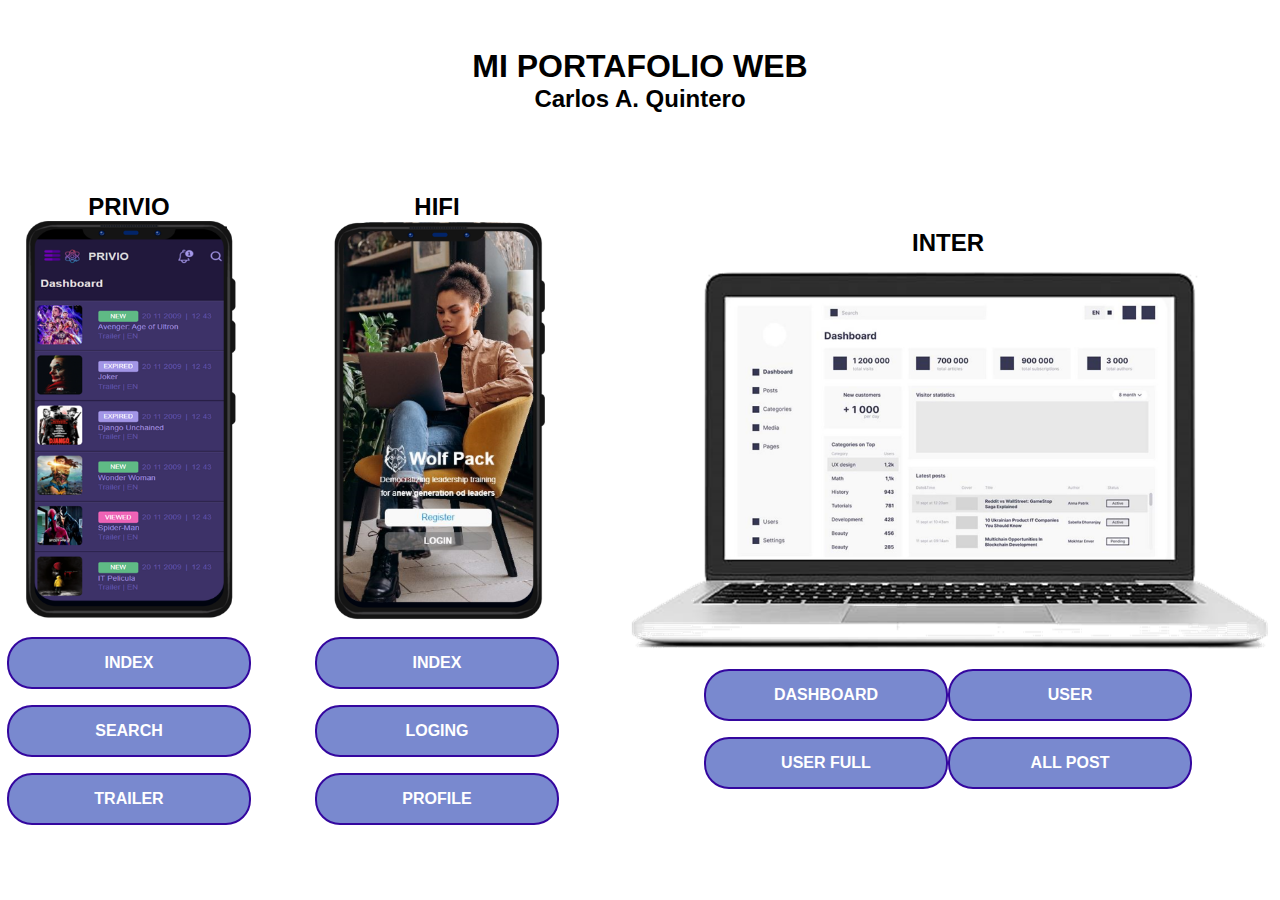
<file: index.html>
<!DOCTYPE html>
<html lang="en">
<head>
    <meta charset="UTF-8">
    <meta http-equiv="X-UA-Compatible" content="IE=edge">
    <meta name="viewport" content="width=device-width, initial-scale=1.0">
    <link rel="stylesheet" href="./CSS/index.css">
    <title>Document</title>
</head>
<body>
<header>
    
<h1>MI PORTAFOLIO WEB </h1>


<h2>Carlos A. Quintero</h2>


</header>

<main>

<div class="page"><h2>PRIVIO</h2><img src="./img/mockup3.png" alt="" id="phone"><div id="boton"><a href="./privio/Index.html"><b>INDEX</b> </a></div><div id="boton"><a href="./privio/search.html"><b>SEARCH</b> </a></div><div id="boton"><a href="./privio/trailer.html"><b>TRAILER</b> </a></div></div>
<div class="page"><H2>HIFI</H2><img src="./img/mockup4.png" alt="" id="phone"><div id="boton"><a href="./hifi-app/index.html"><b>INDEX</b></a></div><div id="boton"><a href="./hifi-app/login.html"><b>LOGING</b></a></div><div id="boton"><a href="./hifi-app/profile.html"><b>PROFILE</b></a></div></div>
<div class="page"><h2>INTER</h2><img src="./img/latop.png" alt="" id="latop">
    <div id="page2">
        <div id="boton"><a href="./dashboard.html"><b>DASHBOARD</b></a></div>
        <div id="boton"><a href="./users.html"><b>USER</b></a></div>
    </div>
    <div  id="page2">
        <div id="boton"><a href="./users-full.html"><b>USER FULL</b></a></div>
        <div id="boton"><a href="./all-posts.html"><b>ALL POST</b></a></div></div>

    </div>
   




</main>


    
</body>
</html>
</file>
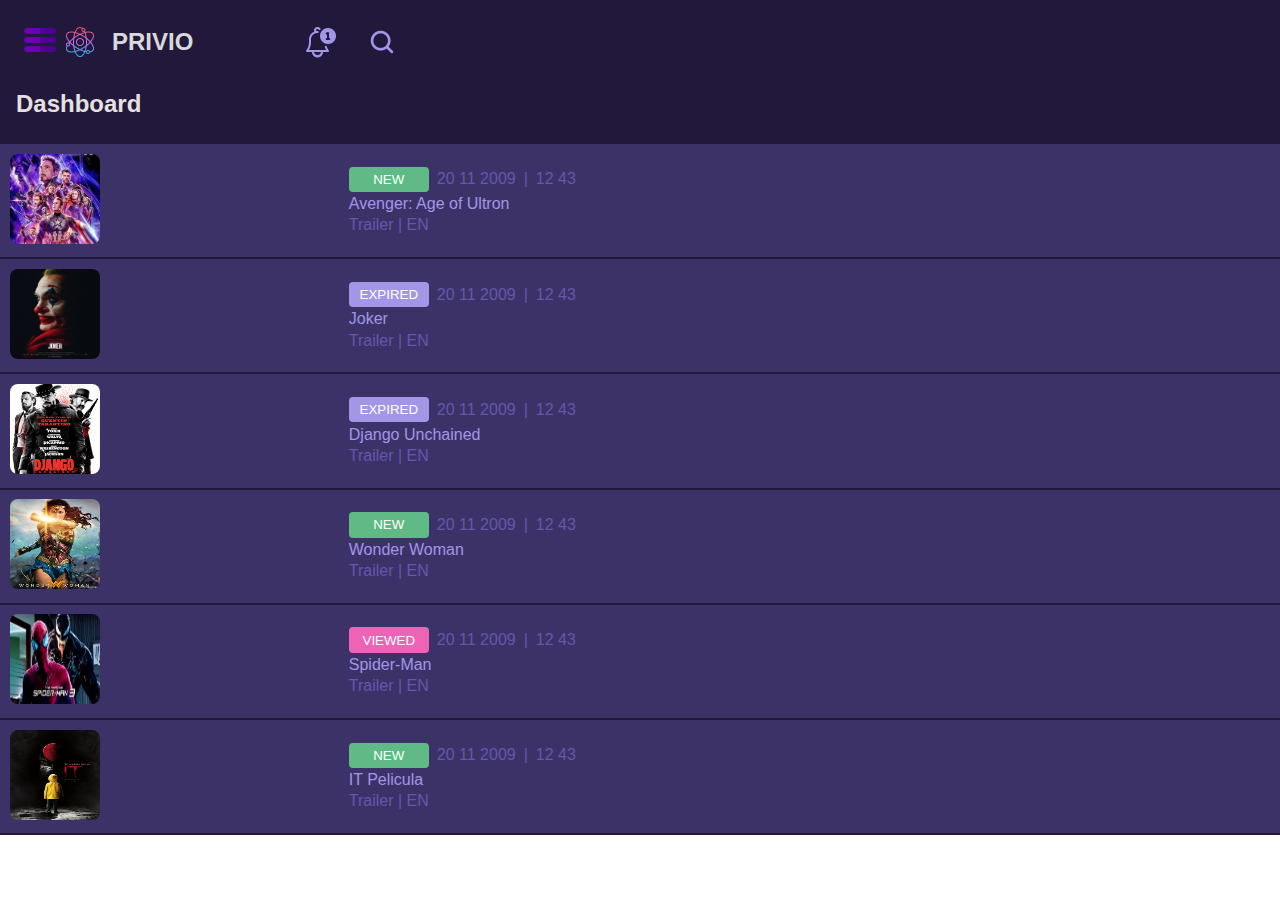
<file: privio/Index.html>
<!DOCTYPE html>
<html lang="es">
<head>
    <meta charset="UTF-8">
    <meta http-equiv="X-UA-Compatible" content="IE=edge">
    <meta name="viewport" content="width=device-width, initial-scale=1.0">
    <link rel="stylesheet" href="../CSS/privio.css">
    <title>Movies</title>
</head>
<body>
    
        <header>
            <div class="header">
                <div class="header_left">
                    <button class="botonMenu">
                        <img src="../img/menu (2).png" alt="" id="mboton">
                    </button>
                    <!-- Los links -->
                    <nav class="principal">
                        <ul>
                            <li><a href="#">Dashboard</a></li>
                            <li><a href="#">New Preview</a></li>
                        </ul>
                    </nav>
            
                    <div class="logotipo"><img src="../img/atom.png" alt="" id="atom"><h2>PRIVIO</h2> 
                        <div class="subheaderR">
                        <img src="../img/bell.png" alt="" id="bell">
                       <img src="../img/lupa3.png" alt="" id="bell">
                        
                    </div>
                </div>
                </div>
                
            </div>
            <div class="dashboard"><h2>Dashboard</h2></div>
        </header>
           <main>
               <article>
                   <div class="poster"><img src="../img/OIP.jpg" alt=""></div>
                   <div class="artR">
                       <div class="headerart"> 
                           <button class="new">NEW</button>
                           <p>20 11 2009</p>
                           <p>|</p>
                           <p>12 43</p>
                       </div>
                       <div class="namePelicula">Avenger: Age of Ultron</div>
                       <div class="footart">
                           <p>Trailer | EN</p>
                       </div>
                   </div>
               </article>
               <article>
                <div class="poster"><img src="../img/joker.webp" alt=""></div>
                <div class="artR">
                    <div class="headerart"> 
                        <button class="expired">EXPIRED</button>
                        <p>20 11 2009</p>
                        <p>|</p>
                        <p>12 43</p>
                    </div>
                    <div class="namePelicula">Joker</div>
                    <div class="footart">
                        <p>Trailer | EN</p>
                    </div>
                </div>
            </article>
            <article>
                <div class="poster"><img src="../img/djangojpg.jpg" alt=""></div>
                <div class="artR">
                    <div class="headerart"> 
                        <button class="expired">EXPIRED</button>
                        <p>20 11 2009</p>
                        <p>|</p>
                        <p>12 43</p>
                    </div>
                    <div class="namePelicula">Django Unchained </div>
                    <div class="footart">
                        <p>Trailer | EN</p>
                    </div>
                </div>
            </article>
            <article>
                <div class="poster"><img src="../img/wonderwoman.jpg" alt=""></div>
                <div class="artR">
                    <div class="headerart"> 
                        <button class="new">NEW</button>
                        <p>20 11 2009</p>
                        <p>|</p>
                        <p>12 43</p>
                    </div>
                    <div class="namePelicula">Wonder Woman</div>
                    <div class="footart">
                        <p>Trailer | EN</p>
                    </div>
                </div>
            </article>
            <article>
             <div class="poster"><img src="../img/spider.jpg" alt=""></div>
             <div class="artR">
                 <div class="headerart"> 
                     <button class="viewed">VIEWED</button>
                     <p>20 11 2009</p>
                     <p>|</p>
                     <p>12 43</p>
                 </div>
                 <div class="namePelicula">Spider-Man</div>
                 <div class="footart">
                     <p>Trailer | EN</p>
                 </div>
             </div>
         </article>
         <article>
             <div class="poster"><img src="../img/it.jpg" alt=""></div>
             <div class="artR">
                 <div class="headerart"> 
                     <button class="new">NEW</button>
                     <p>20 11 2009</p>
                     <p>|</p>
                     <p>12 43</p>
                 </div>
                 <div class="namePelicula">IT Pelicula </div>
                 <div class="footart">
                     <p>Trailer | EN</p>
                 </div>
             </div>
         </article>
   
    
   

            
           
    
</body>
</html>
</file>
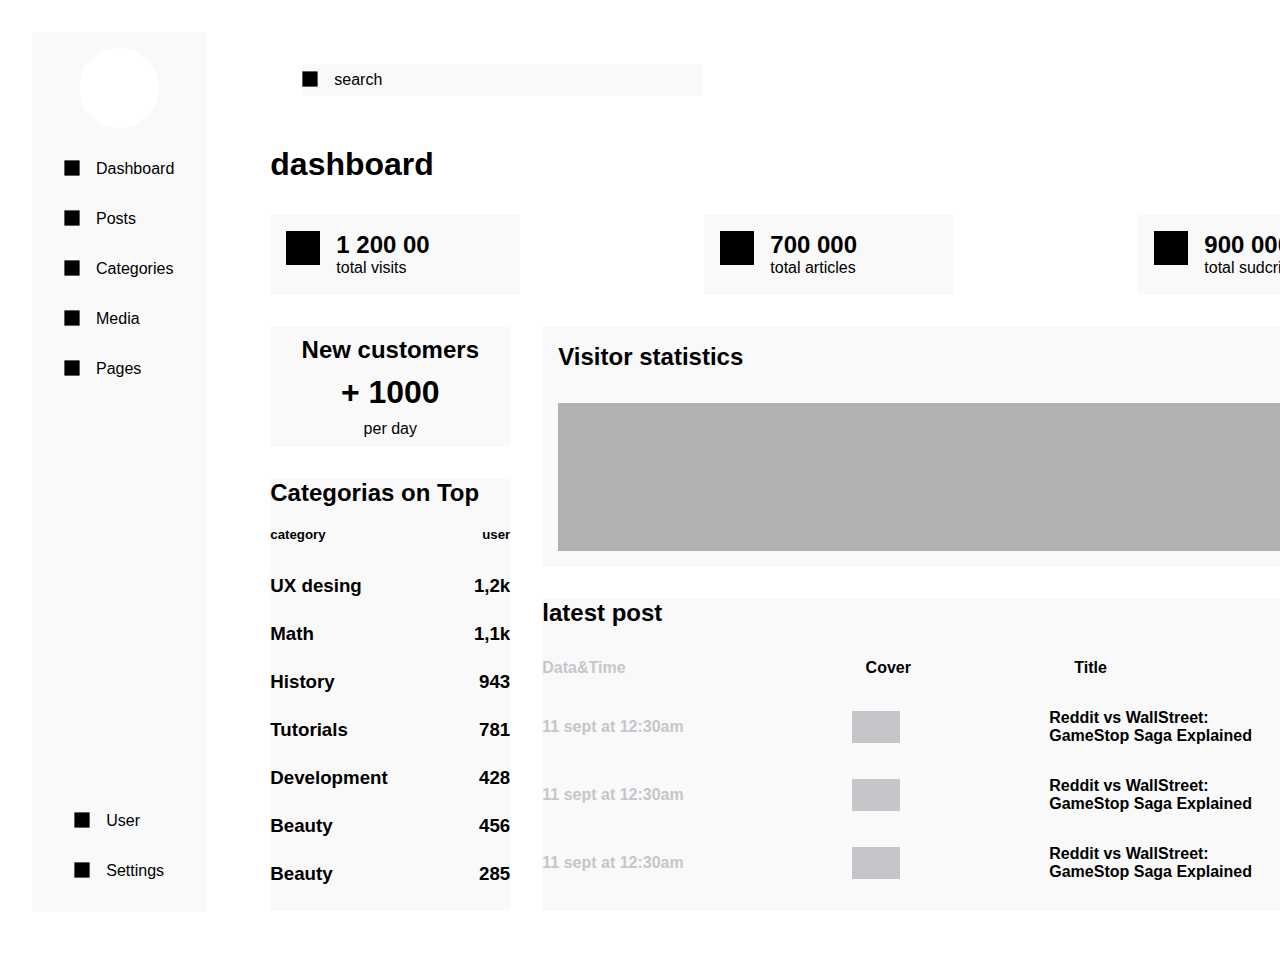
<file: dashboard.html>
<!DOCTYPE html>
<html lang="en">
<head>
    <meta charset="UTF-8">
    <meta http-equiv="X-UA-Compatible" content="IE=edge">
    <meta name="viewport" content="width=device-width, initial-scale=1.0">
    <link rel="stylesheet" href="/CSS/dashboard.css">
    <title>Document</title>
    
</head>
<body>
   

    <aside class="menu">
        <section class="menu1">
            <div id="logo"></div>
            <ul>
                <li> Dashboard</li>
                <li> <a href="./All-posts.html">Posts</a> </li>
                <li>Categories</li>
                <li>Media</li>
                <li>Pages</li>
            </ul>
            
        </section>
        <section class="menu1">
            <ul>
                <li> <a href="./users-full.html">User</a></li>
                <li>Settings</li>

            </ul>
        </section>
    </aside>

    <main>
        <header class="head">
            <div id="search"><ul><li>search</li></ul></div>
        
            <div id="languaje">
                <div id="lan"><h2>EN</h2><div id="cuadro2"></div></div>
                <div class="cuadro"></div>
                <div class="cuadro"></div>
    
            </div>
    
    
        </header>

        <div id="title"> <h1>dashboard</h1></div>
        <section class="suscription">
            <article> <div class="cuadro"></div> <div class="in"><h2>1 200 00</h2><p>total visits</p></div> </article>
            <article> <div class="cuadro"></div> <div class="in"><h2>700 000</h2><p>total articles</p></div></article>
            <article> <div class="cuadro"></div> <div class="in"><h2>900 000</h2><p>total sudcriptions</p></div></article>
            <article> <div class="cuadro"></div> <div class="in"><h2>3 000</h2><p>total authors</p></div></article>
        </section>

        <section class="container">

            <section class="left">
                <div id="new_customers">
                    <h2>New customers</h2>
                    <h1>+ 1000</h1>
                    <p>per day</p>
    
                </div>
    
                <div class="categories">
                    <section id="cat_title">
                        <h2>Categorias on Top</h2>
        
                    </section>
    
                    <section>
                        <div id="cat"> <h5>category</h5><h5>user</h5></div>
                        <div id="cat"> <h3>UX desing</h3><h3>1,2k</h3></div>
                        <div id="cat"> <h3>Math</h3><h3>1,1k</h3></div>
                        <div id="cat"> <h3>History</h3><h3>943</h3></div>
                        <div id="cat"> <h3>Tutorials</h3><h3>781</h3></div>
                        <div id="cat"> <h3>Development</h3><h3>428</h3></div>
                        <div id="cat"> <h3>Beauty</h3><h3>456</h3></div>
                        <div id="cat"> <h3>Beauty</h3><h3>285</h3></div>
                        
                    </section>
    
                </div>
    
            </section>
         
    
            <section class="right">

                <div class="top">
                    <div class="visitors">
                        <h2>Visitor statistics</h2> 
                        <select name="month" id="month">
                           <option value="">8 month</option>

                        </select>
                       
                    </div>
                    <div class="grey"></div>


                </div>

                <div class="bottom">
                    <section class="last_post"><h2>latest post</h2></section>
                    <article class="post">
                        <h4 id="t1">Data&Time </h4> <h4 id="cover">Cover</h4> <h4 id="t3">Title</h4> <h4 id="t">Author</h4> <h4 id="t5">Status</h4>
                    </article>
                    <article class="post">
                        <h4 id="t1">11 sept at 12:30am </h4> <div id="t2"></div> <h4 id="t3">Reddit vs WallStreet: GameStop Saga Explained</h4> <h4 id="t4"> Ana Patrick</h4>  <div class="buton_status"><a href="#">Active</a></div>
                    </article>
                    <article class="post">
                        <h4 id="t1">11 sept at 12:30am </h4> <div id="t2"></div> <h4 id="t3">Reddit vs WallStreet: GameStop Saga Explained</h4> <h4 id="t4"> Ana Patrick</h4> </h4> <div class="buton_status"><a href="#">Active</a></div>
                    </article>
                    <article class="post">
                        <h4 id="t1">11 sept at 12:30am </h4> <div id="t2"></div> <h4 id="t3">Reddit vs WallStreet: GameStop Saga Explained</h4> <h4 id="t4"> Ana Patrick</h4>  <div class="buton_status"><a href="#">Active</a></div>
                    </article>
                    <article class="post">
                        <h4 id="t1">11 sept at 12:30am </h4> <div id="t2"></div> <h4 id="t3">Reddit vs WallStreet: GameStop Saga Explained</h4> <h4 id="t4"> Ana Patrick</h4>  <div class="buton_status"><a href="#">Active</a></div>
                    </article>
             


                </div>

            
                
    
    
            </section>





        </section>


       



    </main>

  
    
</body>
</html>
</file>
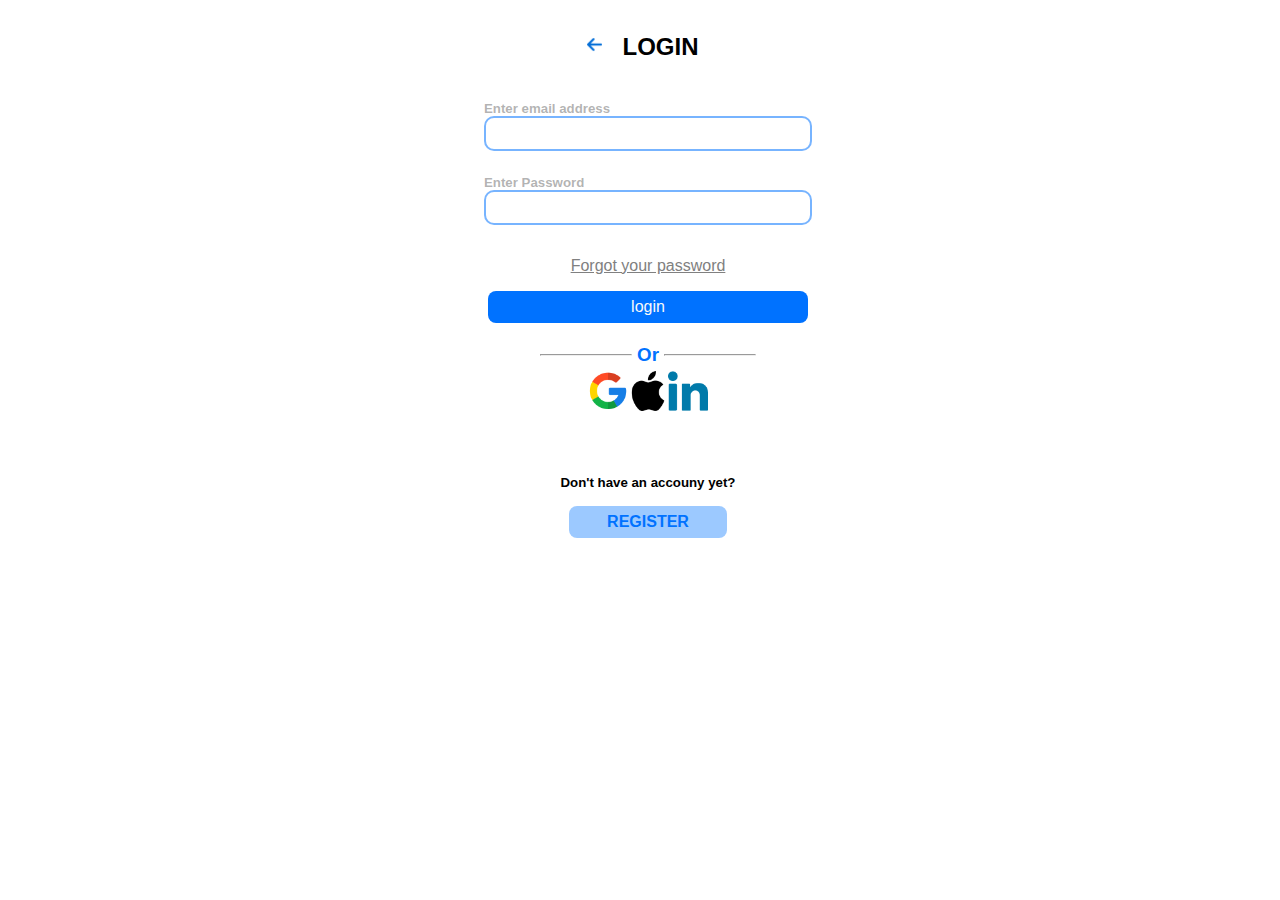
<file: hifi-app/login.html>
<!DOCTYPE html>
<html lang="en">
<head>
    <meta charset="UTF-8">
    <meta http-equiv="X-UA-Compatible" content="IE=edge">
    <meta name="viewport" content="width=device-width, initial-scale=1.0">
    <link rel="stylesheet" href="../CSS/hifi-app.css">
    <title>Document</title>
</head>
<body>
    <header id="cabeza_login">
       <a href="../hifi-app/index.html"><img src="../img/back.png" alt="" id="back"></a> 
        <h2 id="login2">LOGIN</h2>

    </header>
    <main id="main_login">
        <section class="email_title">
            <h5 id="enter">Enter email address</h5>
            <input type="text" > 


        </section>
        <section class="email_title">
            <h5 id="enter">Enter Password</h5>
            <input type="password" > 
        </section>
        <div id="forgot"><a href="../hifi-app/profile.html" >Forgot your password</a></div>

        <div id="boton_login"><a href="">login</a></div>
        <div id="line"><hr><h3 id="or">Or</h3><hr></div>
        <div class="logos_redes"><img src="../img/google.png" alt="" id="redes"><img src="../img/apple-logo.png" alt=""id="redes"><img src="../img/linkedin.png" alt=""id="redes"></div>

       
        

        <footer>
            <h5>Don't have an accouny yet?</h5>
            <div id="boton_register"><a href=""><b>REGISTER</b> </a></div>
        </footer>



    </main>
    
</body>
</html>
</file>
<file: CSS/index.css>
*{
    margin: 0;
    padding: 0;
}
body{
    display: flex;
    flex-direction: column;
    font-family: Arial, Helvetica, sans-serif;
}
header{
   display: flex;
   flex-direction: column;
   justify-content: center;
   align-items: center; 
   margin: 3rem;
}
#profile{
    height: 200px;
    border-radius: 50%;
}

main{
    display: flex;
    justify-content: space-between;
    align-items: center;
    justify-content: center;
    
    
}
.page{
    display: flex;
    flex-direction: column;
    align-items: center;
    margin: 2rem;
}

#boton{
    display: flex;
    justify-content: center;
    margin-top: 1rem;
    align-items: center;
    border-radius: 25px;
    width: 15rem;
    border: solid rgb(52, 7, 159) 2px;
    height: 3rem;
    background-color: rgb(121, 137, 207);
}
#latop{
    width: 650px;
}
#phone{
    height: 400px;
}
a{
    text-decoration: none;
}
b{
    color: white;
}
b:hover{
    color: white;
}
#boton:hover{
    background-color: rgb(45, 45, 153);
    color: white;

}
#page2{
    display: flex;
   
}
</file>
<file: CSS/privio.css>
*{
    margin: 0;
    padding: 0;
    font-family: sans-serif;
} 
#body{
    background-color: #21183c;
}

.header{
    display: flex;
    justify-content: space-between;
    align-items: center;
    padding: 1em;
}
header{
    display: flex;
    flex-direction: column;
    justify-content: center;
    height: 9rem;
    background-color:  #21183c;
    gap: 1em;
}
.header_left{
    flex: 1;
    display: flex;
    
    align-items: center;
    justify-content: space-between;
}


.botonMenu {
    display: flex;
    justify-content: center;
    align-items: center;
    width: 3rem;    
    height: 3rem;
    position: fixed;
    top: 1rem;
    left: 1rem;
    background-color: #21183c; 
    border: 0;
    color: white;
    cursor: pointer;
}
#mboton{
    width: 2rem;
}
#atom{
    width: 2rem;
}

/* Se le quita el borde azul cuando se pulsa en Chrome */
.botonMenu:focus {
    outline: none;
}
/* Cuando es pulsado, se quita el translate que lo ocultaba */
.botonMenu:focus + .principal {
    transform: translateX(0rem);
}
/* Se posiciona y se oculta con translate */
nav.principal {
    position: fixed;
    top: 0;
    left: 0;
    bottom: 0;
    width: 10rem;
    background-color: #21183c;
    transform: translateX(-15rem);
    transition: 1s all;
}
/* Estilos sencillos para decorar los links */
nav.principal ul {
    margin-top: 3rem;
    padding: 0;
    list-style: none;
}
ul:hover{
    background-color: #3d3268;

}
nav.principal a {
    display: block;
    color: #A396E7;
    padding: 1rem;
    transition: .5s all;
}
nav.principal a:hover {
    text-decoration: none;
    background-color: #21183c;
}




.subheaderR{
    display: flex;
    width: 4rem;
    margin-left: 6rem;
    justify-content: space-around;
    font-size: 1.2em;
    gap: 1.5em;
    position: relative;
    
}
main{
    height: calc(100vh - 9rem );
    overflow: auto;
    overflow-y: auto;
}
article{
    display: flex;
    align-items: center;
    border-bottom: 2px solid #21183c ;
    gap: 2em;
    justify-content: space-between;
    padding: .6em;
    background-color: #3d3268;
}
.headerart{
    display: flex;
    align-items: center;
    justify-content: space-around;
    gap: .5em;
}
.poster > img{
    height: 90px;
    width: 90px;
    border-radius:8px ;
}
.poster{
    flex:1;
}
p{
    color:  #6457ac;
}
.namePelicula{
    color: #A396E7;
}
#bell{
    width: 2rem;
    height: 2rem;
}


.logotipo{
    color: rgb(218, 217, 217);
    font-size: 16px;
    font-family: monospace;
    padding-left: 3rem;
    display: flex;
    gap: 1rem;
    align-items: center;
    justify-content: space-between;
    margin-top: -1rem;
    
}
.dashboard{
    font-size: 1em;
    color: rgb(230, 224, 224);
    padding-left: 1em;
    font-family: 'Franklin Gothic Medium', 'Arial Narrow', Arial, sans-serif;
}

.new,.viewed,.expired{
    background-color: #5FBA85;
    border: none;
    width: 6em;
    height: 1.9em;
    border-radius: 4px;
    color: rgb(255, 255, 255);
}
.viewed{
    background-color: #EE63B6;
}
.expired{
    background-color: #A396E7;
}
.artR{
    display: flex;
    flex-direction: column;
    justify-content: center;
    align-items: flex-start;
    gap: .2em;
    flex: 3;
}


/* css search  privio*/

.header_search{
    display: flex;
    
}
.logo_search{
    color: rgb(218, 217, 217);
    font-size: 16px;
    font-family: monospace;
    padding-left: 5rem;
    display: flex;
    gap: 1rem;
    align-items: center;
    justify-content: space-between;
    margin-top: -1rem;
    
}
.send h2{
    color: white;
    margin-left: 1rem;
}

#barra_buscar{
    border: none;
    background-color: #21183c;
    height: 2rem;
}
.barra{
    margin-left: 1rem;
    display: flex;

    width: 10rem;
    border-bottom:solid 2px #6457ac;
}
#main_search{
    display: flex;
    flex-wrap: wrap;
    margin-top: 1rem;

}
#main_search{
    height: 60rem;
    overflow-y: scroll;
    

}

#movie{
    background-color: #21183c;
    display: flex;
    flex-direction: column;
    justify-items: left;
    margin: 1rem;
    flex: 1;
    width: 10rem;
    height: 10rem;
}
#movie h4{
    margin-top: 0.5rem;
    color: #6457ac;

}

.post img{
    flex: 1;
    border-radius: 10px;
    width: 9rem;
    height: 11rem;


}

#date{
    display: flex;
    flex-direction: column;
    text-align: center;
    margin-right: 1rem;
}
#date p{
    font-size: 10px;
}
#date img{
    width: 2rem;
    
}
#newest{
    display: flex;
    padding-left: 2rem;
    align-items: center;
}


/* css trailer parte */


#trailer{
    display: flex;
    flex-direction: column;
    justify-content: center;
    align-items: center;
    margin: 1rem;
    background-color: #21183c;
}
#video{
    display: flex;
    flex-direction: column;
    align-items: center;
    justify-content: center;
    
}
#ultron{
    width: 400px;
}
#play{
    display: flex;
    justify-content: center;
    align-items: center;
    width: 60px;
    height: 60px;
    border-radius: 50%;
    background-color: rgba(255, 255, 255, 0.331);
    position: fixed;
}
#play:hover{
    background-color: #21183c;

}
#play img{
    width: 30px;
    height: 30px;
}
.info_video h1{
    margin: 1rem;
    color: white;
}
.option{
    display:flex;

    align-items: center;
    justify-content: space-evenly;
    top: 12.5rem;
    position: fixed;
}
#time{
    display: flex;
    align-items: center;
    justify-content: space-around;
    padding-right: 10rem;
    width: 10rem;
}
#icon_video{
    width: 30px;
    height: 30px;
}

h5{
    color: azure;
}

#description{
    margin-top: 1rem;
}

#data{
    width: 15rem;
    display: flex;
    justify-content: space-evenly;
}

#boton_leave{
    display: flex;
    justify-content: center;
    align-items: center;
    text-align: center;
    width: 15rem;
    height: 3rem;
    margin-top: 3rem;

    border-radius: 25px;
    border: solid 2px #A396E7;
}

#boton_leave a{
   
    text-decoration: none;
}
</file>
<file: CSS/dashboard.css>
*{
    margin: 0;
    padding: 0;
    
}
#cuadro2{
    width: 10px;
    height: 10px;
    background-color: black;

}
#lan{
    display: flex;
    width: 4rem;
    align-items: center;
    justify-content: space-between;
    background-color: #f9f9fa;
}
body{
    
    display: flex;
    font-family: 'Inter', sans-serif;
   
}
#languaje{
    display: flex;
    align-items: center;
}
.menu{
    width: 15rem;
    height: 55rem;
    margin: 2rem;
    display: flex;
    flex-direction: column;
    justify-items: center;
    justify-content: space-between;
    background-color:#f9f9fa ;

}
.menu1{
    width: 100%;
    display: flex;
    justify-content: center;
    align-items: center;
    flex-direction: column;
    justify-items: center;
    
}
#logo{
    margin-top: 1rem;
    width: 80px;
    height: 80px;
    border-radius: 50%;
    background-color: white;
}
main{
    display: flex;
    float:right;
    flex-grow: 1;
    margin: 2rem;
    flex-direction: column;
}

.head{
    margin: 2rem;
    display: flex;
    height: 50px;
    justify-content: space-between;

}
#search{
    display: flex;
    align-items: center;
    width: 25rem;
    height: 2rem;
    background-color: #f9f9fa;
}
.cuadro{
    width: 2rem;
    height: 2rem;
    margin: 1rem;
    background-color: black;
    border: 1px solid;
}


ul li{
    list-style: none;
}
.menu ul li{
    margin: 2rem;
}
 ul li{
    padding-left: 2rem;
    background-image: url(../img/square-png.webp);
	background-size: 1rem 1rem;
	background-repeat: no-repeat;
}
a{
    text-decoration: none;
    color: black;
}

.suscription{
    display: flex;
    justify-content: space-between;

}
article{

    display: flex;
    margin-top: 2rem;
    width: 250px;
    height: 80px;
    background-color: #f9f9fa;
}
.in h2{
    margin-top: 1rem;

}

#new_customers{
    display: flex;
    text-align: center;
    flex-direction: column;
    justify-content: space-evenly;
    margin-top: 2rem;
    width: 15rem;
    height: 120px;
   
    background-color: #f9f9fa;
}
.categories{
    background-color: #f9f9fa;
    width: 15rem;
    margin-top: 2rem;

}
#cat_title{
    height: 3rem;
}

#cat{
    width: 15rem;
    height: 3rem;
    display: flex;
    justify-content: space-between;
}
.container{
    display: flex;
}
#month{
    border: none;
}
.top{
    display: flex;
    width: 80rem;
    height: 15rem;
    margin: 2rem 0rem 2rem 2rem;
    background-color: #f9f9fa;
    flex-direction: column;
}
.visitors{
    height: 3rem;
   
    margin: 1rem 1rem 0rem 1rem;
    display: flex;
    justify-content: space-between;
}
.grey{
    background-color: rgb(177, 177, 177);
    margin: 1rem;
    height: 10rem;
   
}
.bottom{
    display: flex;
    margin: 2rem 0rem 2rem 2rem;
    flex-direction: column;
    width: 80rem;
    background-color: #f9f9fa;
    height: 19.5rem;
    
}
.bottom{
    overflow-y: scroll;
}
::-webkit-scrollbar{
    width: 10px;
    height: 20px;
    
}
::-webkit-scrollbar-track {
    box-shadow: inset 0 0 5px grey; 
    border-radius: 10px;
  }
::-webkit-scrollbar-thumb{
    
    background: gray;
    border-radius: 10px;
}

.last_post{
    width: 70rem;
}
.post{
    display: flex;
    align-items: center;
    justify-items: flex-end;
    width: 75rem;
    display: flex;
    justify-content: space-between;
}
#t1{
    width: 10rem;
    color: #c6c6ca;
}
#t2{
    width: 3rem;
    height: 2rem;
    background-color: #c6c6ca;

}
#t3{
    width: 15rem;
}
.buton_status{
    border: solid 1px black;
    width: 4rem;
    text-align: center;
}
.buton_status a{
    
    text-decoration: none;
    color: black;
    
}
</file>
<file: CSS/hifi-app.css>
*{
    margin: 0;
}
body{
    font-family: 'Inter', sans-serif;
}
#body_login{
color: white;
background-image: url(../img/fondo_movil.jpg);
background-position: center center;
background-repeat: no-repeat;
background-attachment: fixed;
background-size: cover;
height: 50%;

}
#space{
    height: 25rem;
}
.contenedor{
    display: flex;
    flex-direction: column;
    align-items: center;
}
#title{
    display: flex;
    align-items: center;
}
#logo{
    width: 50px;
}
#register{
    display: flex;
    justify-content: center ;
    align-items: center;
    margin-top: 1rem;
    width: 12rem;
    height: 2rem;
    background-color: #f9f9f9;
    border-radius: 8px;
}
#login{
    margin-top: 10px;
    display: flex;
    justify-content: center;
    align-items: center;
    width: 12rem;
    height: 2rem;
    background-color: rgba(128, 128, 128, 0.621);
    border-radius: 8px;
}
#a_index{
    text-decoration: none;
    color: rgb(29, 145, 217);
}
#a_index h4{
    color: white;
}
#p_index{
    text-align: center;
    margin: 4px;
    width: 13rem;
    font-size: 14px;
}

/* estilos para el login */

#cabeza_login{
    margin: 1rem;
    margin-top: 2rem;
    display: flex;
    align-items: center;
    
}

#back{
    margin: 5px;
    width: 15px;
    height: 15px;
}
#login2{
    margin-left: 1rem;
}
#main_login{
    display: flex;
    flex-direction: column;
    justify-content: center;
    margin-left: 1rem;
    
}
.email_title{
    display: flex;
    justify-content: center;
    flex-direction: column;
    margin-top: 1.5rem;
}
input{
    border-radius: 10px;
    height: 1.8rem;
    width: 90%;
    border: solid#0073ff88 2px;

}

#enter{
    color: rgba(128, 128, 128, 0.591);
}
#forgot{
    display: flex;
    margin-top: 2rem;
    justify-content: center;
}
#forgot a{
    color: grey;
}
#boton_login{
    display: flex;
    justify-content: center;
    align-items: center;
    background-color: #0072ff;
    border-radius: 8px;
    height: 2rem;
    width: 90%;
    margin: 2rem 1rem 1rem 1rem;

}
#boton_login a{
    color: #f9f9f9;
    text-decoration: none;
    
}
#line{
    display: flex;
    justify-content: center;
    align-items: center;


}
hr{
   width: 90px;


}
.logos_redes{
    display: flex;
    align-items: center;
    justify-content: space-around;
    
}
#redes{
    width: 40px;
    height: 40px;
}

footer{
    margin-top: 4rem;
    display: flex;
    flex-direction: column;
    align-items: center;
}
#boton_register{
    display: flex;
    justify-content: center;
    align-items: center;
    background-color: #0073ff63;
    border-radius: 8px;
    height: 2rem;
    width: 90%;
    margin: 1rem;
    
}
#boton_register a{
    text-decoration: none;
    color: #0072ff;
}
#or{
    margin: 5px;
    color: #0072ff;
}



@media(min-width: 400px){
    #main_login{
        display: flex;
        flex-direction: column;
        justify-content: center;
        align-items: center;
        margin-left: 1rem;
        
    }
    .email_title{
        display: flex;
        justify-content: center;
        flex-direction: column;
        margin-top: 1.5rem;
    }
    input{
        border-radius: 10px;
        height: 1.8rem;
        width: 20rem;
        border: solid#0073ff88 2px;
    
    }
   

    #cabeza_login{
        margin: 1rem;
        margin-top: 2rem;
        display: flex;
        align-items: center;
        justify-content: center;
        
    }

    #boton_login{
        display: flex;
        justify-content: center;
        align-items: center;
        background-color: #0072ff;
        border-radius: 8px;
        height: 2rem;
        width: 20rem;
        margin: 1rem;
    
    }

    #line{
        display: flex;
        justify-content: center;
        align-items: center;
       
    
    }
}

/* stilos perfil */
#cabeza_login2{
    margin: 1rem;
    margin-top: 2rem;
    display: flex;
    align-items: center;
    justify-content: space-between;
    
}
#inter_log{
    display: flex;
    align-items: center;
}
.main_profile{
    display: flex;
    align-items: center;
    flex-direction: column;

}

#perfil1{
    width: 2.5rem;
    height: 2.5rem;
    border-radius: 10px;
}
.coach{
    display: flex;
    align-items: center;
    flex-direction: column;
}
.coach h3{
    margin: 10px;
}

#elonk{
    width: 10rem;
    border-radius: 1rem;
}
#type{
    display: flex;
    align-items: center;
    justify-content: center;
    justify-content: space-evenly;
}
.africa{
    display: flex;
}
#flag{
    width: 1rem;
    height: 0.8rem;
}
#price{
    width: 1rem;
    margin-right:10px ;
}
#data{
    display: flex;
    margin: 1rem;


}
.content{
    display: flex;
    align-items: center;
    justify-content: center;
   
    
}
.articles{
    margin: 1rem;
}
#arti_logo{
    width: 3rem;
    margin-left: 1rem;
}
.teaches{

    display: flex;
    flex-direction: column;
    width: 90%;
    
}
#skill{
    display: flex;
    align-items: center;
    justify-content: center;
    width: 12rem;
    height: auto;
    border-radius: 10px;
    margin-left:1rem ;
    margin-top: 0.5rem;
    background-color: #0073ff83;
}
#skills{
    display: flex;
    justify-content: center;
    align-items: center;
    text-align: center;
}

#skill p{
    margin: 5px;
    color: #0072ff;
}
.speaks{
    display: flex;
    justify-content: space-evenly;
    margin-top: 1rem;
}
.menu_bar{
    display: flex;
    flex-direction: row;
    align-items: center;
    justify-content: center;
    justify-content: space-around;
    box-shadow: rgba(99, 99, 99, 0.2) 0px 2px 8px 0px;
    width: 100%;
}
.menu_bar{
    bottom: 0;
    overflow: hidden;
    position: fixed;

    border-radius: 10px 10px 0px 0px ;
}

#bar_icon{
    width: 2.5rem;
    height: 2.5rem;
}
#chat{
    position:fixed;
    width:60px;
    height:60px;
    bottom:40px;
    right:10px;
    border-radius:50px;
    text-align:center;
    font-size:30px;
    z-index:100;
}
#bubble{
    width:60px;
    height:60px;
}
#blue{
    color: #0072ff;
    margin: 0 0.5rem 0 0.3rem;
}
</file>
